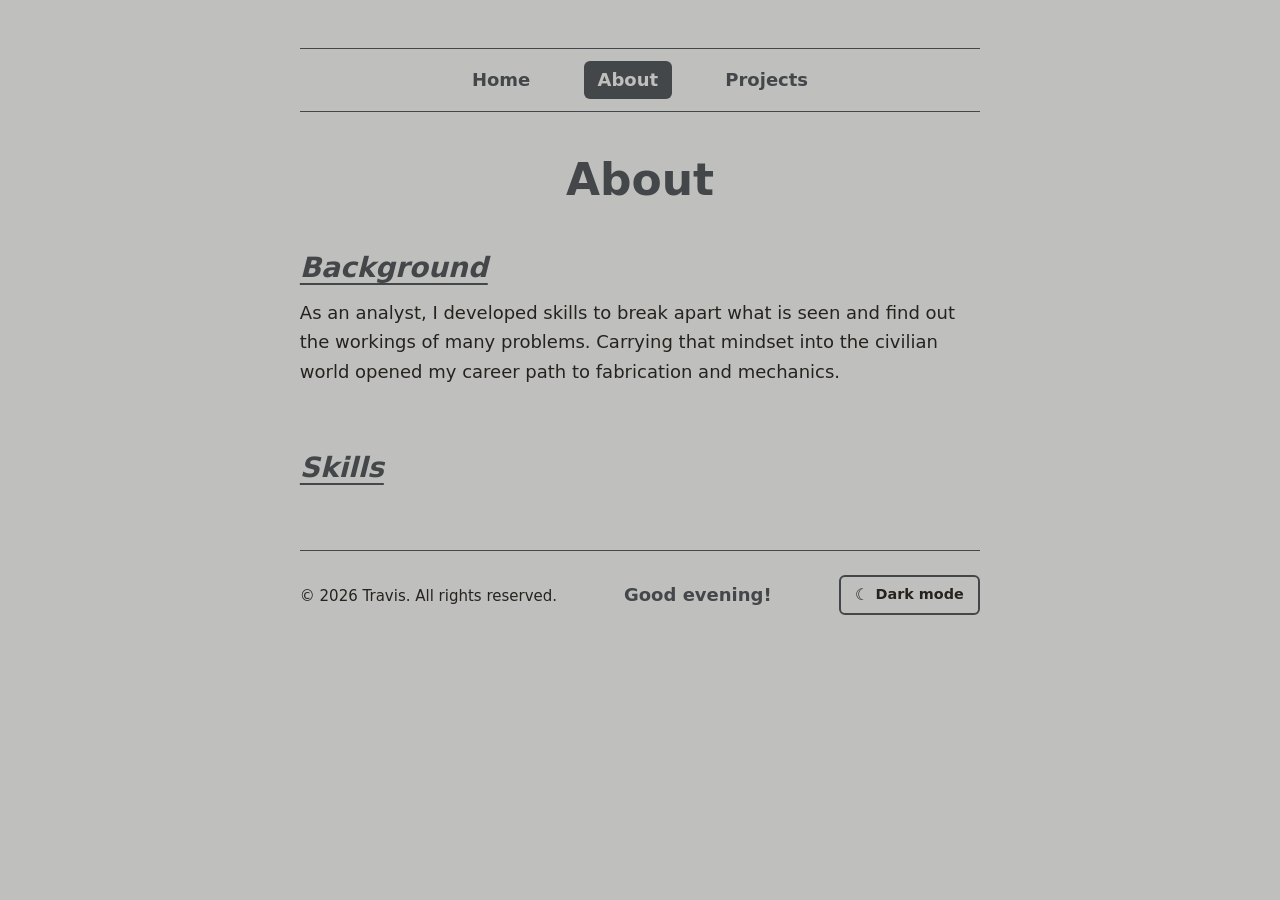
<file: about.html>
<!DOCTYPE html>
<html lang="en">
<head>
  <meta charset="UTF-8">
  <meta name="viewport" content="width=device-width, initial-scale=1.0">
  <meta name="description" content="About Travis: background as an analyst, fabricator, welder and mechanic.">
  <title>Travis | About</title>
  <link rel="stylesheet" href="styles.css">
  <!-- Apply the saved (or system) theme before the page paints, so there's no flash.
       Repeated on every page because it has to run before the page draws. -->
  <script>
    (function () {
      var theme;
      try { theme = localStorage.getItem("theme"); } catch (e) {}
      if (theme !== "dark" && theme !== "light") {
        theme = window.matchMedia("(prefers-color-scheme: dark)").matches ? "dark" : "light";
      }
      document.documentElement.setAttribute("data-theme", theme);
    })();
  </script>
  <script src="scripts.js" defer></script>
</head>
<body>

  <!-- Same nav on every page; aria-current="page" marks (and highlights) the current one -->
  <nav aria-label="Main navigation">
    <button type="button" class="nav-toggle" aria-expanded="false" aria-controls="nav-links" aria-label="Open menu">
      <span class="nav-toggle-line"></span>
      <span class="nav-toggle-line"></span>
      <span class="nav-toggle-line"></span>
    </button>
    <ul id="nav-links">
      <li><a href="index.html">Home</a></li>
      <li><a href="about.html" aria-current="page">About</a></li>
      <li><a href="projects.html">Projects</a></li>
    </ul>
  </nav>

  <header>
    <h1>About</h1>
  </header>

  <main>
    <section id="about">
      <h2>Background</h2>
      <p>
        As an analyst, I developed skills to break apart what is seen and find out
        the workings of many problems. Carrying that mindset into the civilian world
        opened my career path to fabrication and mechanics.
      </p>
    </section>

    <section id="skills">
      <!-- The heading holds a button that shows/hides the list (see scripts.js) -->
      <h2>
        <button type="button" class="skills-toggle" aria-expanded="true" aria-controls="skills-list">Skills</button>
      </h2>
      <ul id="skills-list">
        <li>Fabricator</li>
        <li>Welder</li>
        <li>Mechanic</li>
        <li>Computer enthusiast</li>
      </ul>
    </section>
  </main>

  <footer>
    <p class="footer-copyright"><small>&copy; 2026 Travis. All rights reserved.</small></p>
    <p class="footer-greeting" id="greeting">Hello!</p>
    <button type="button" class="theme-toggle" aria-pressed="false">
      <span class="theme-toggle-icon" aria-hidden="true">&#9790;</span>
      <span class="theme-toggle-text">Dark mode</span>
    </button>
  </footer>

</body>
</html>
</file>
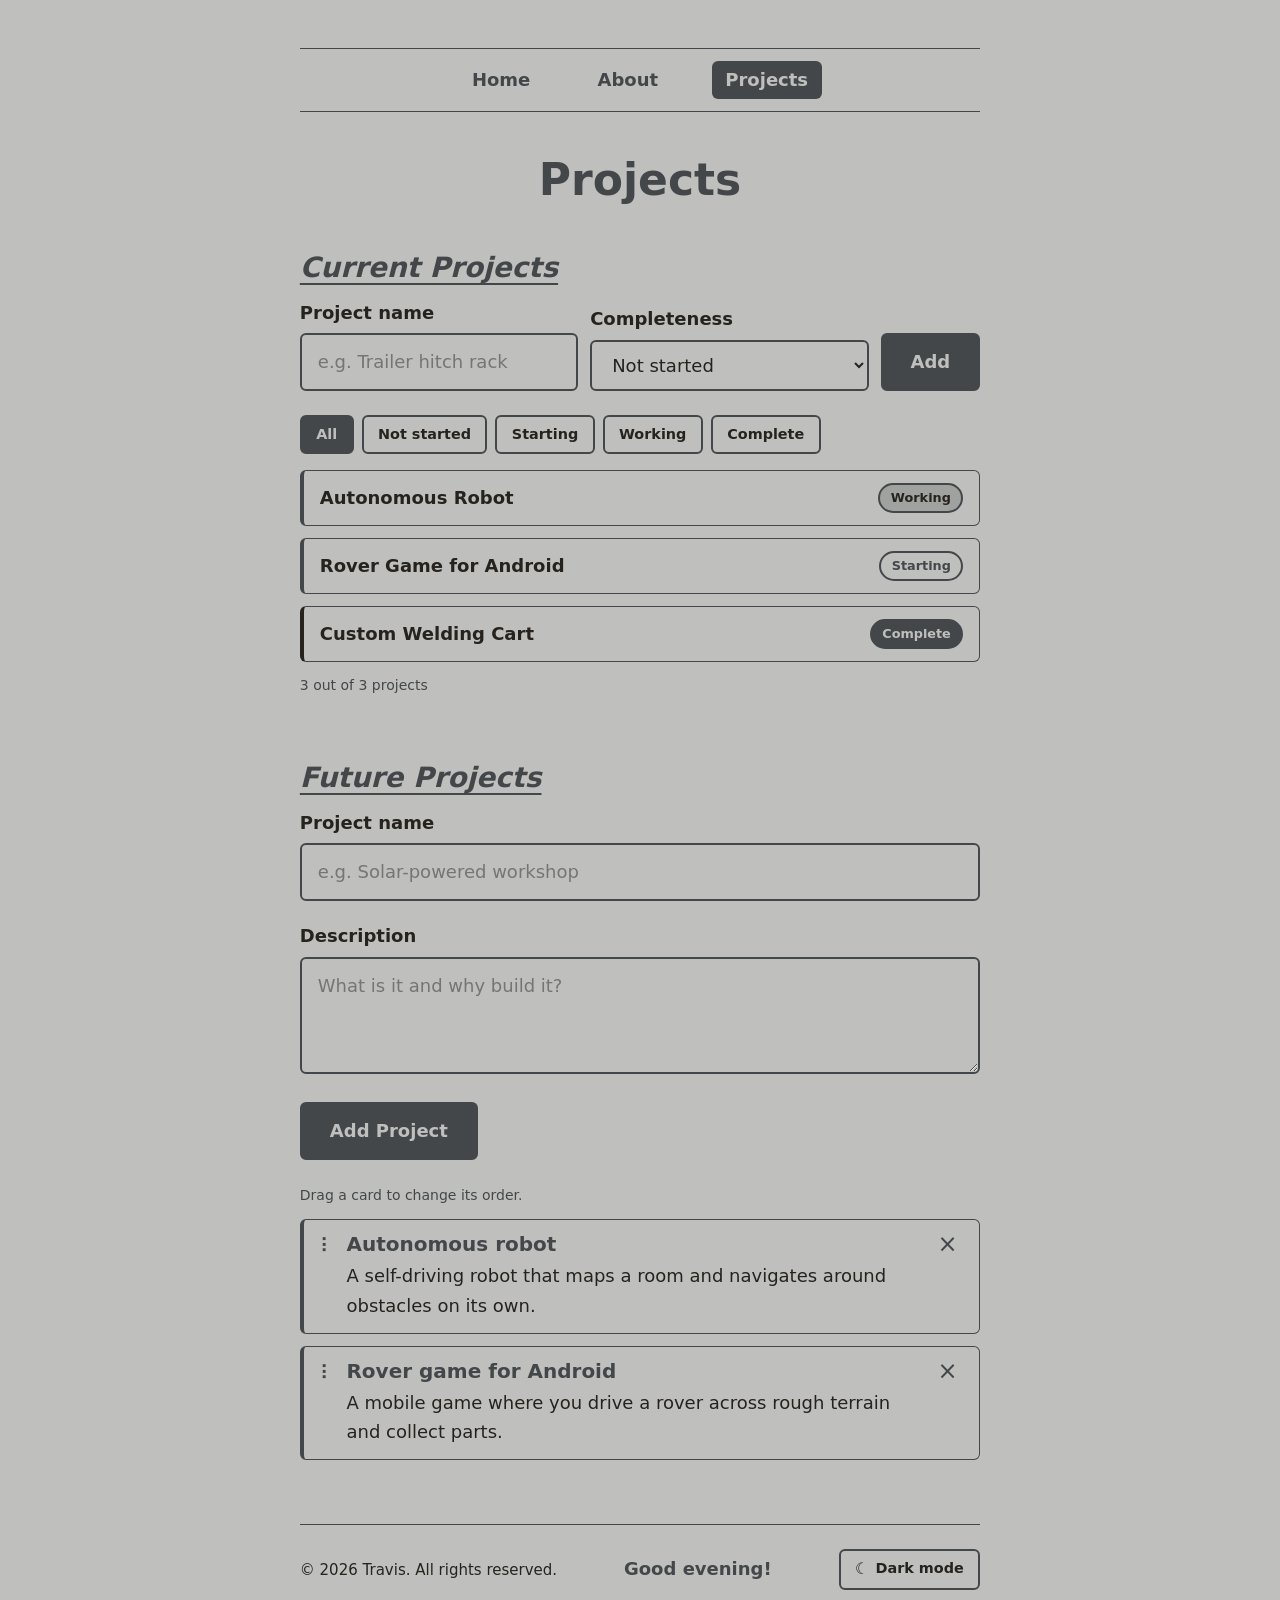
<file: projects.html>
<!DOCTYPE html>
<html lang="en">
<head>
  <meta charset="UTF-8">
  <meta name="viewport" content="width=device-width, initial-scale=1.0">
  <meta name="description" content="Projects by Travis: current builds and future plans.">
  <title>Travis | Projects</title>
  <link rel="stylesheet" href="styles.css">
  <!-- Apply the saved (or system) theme before the page paints, so there's no flash.
       Repeated on every page because it has to run before the page draws. -->
  <script>
    (function () {
      var theme;
      try { theme = localStorage.getItem("theme"); } catch (e) {}
      if (theme !== "dark" && theme !== "light") {
        theme = window.matchMedia("(prefers-color-scheme: dark)").matches ? "dark" : "light";
      }
      document.documentElement.setAttribute("data-theme", theme);
    })();
  </script>
  <script src="scripts.js" defer></script>
</head>
<body>

  <!-- Same nav on every page; aria-current="page" marks (and highlights) the current one -->
  <nav aria-label="Main navigation">
    <button type="button" class="nav-toggle" aria-expanded="false" aria-controls="nav-links" aria-label="Open menu">
      <span class="nav-toggle-line"></span>
      <span class="nav-toggle-line"></span>
      <span class="nav-toggle-line"></span>
    </button>
    <ul id="nav-links">
      <li><a href="index.html">Home</a></li>
      <li><a href="about.html">About</a></li>
      <li><a href="projects.html" aria-current="page">Projects</a></li>
    </ul>
  </nav>

  <header>
    <h1>Projects</h1>
  </header>

  <main>
    <section id="projects">
      <h2>Current Projects</h2>

      <!-- Add a project: the list below is rebuilt from the `projects` array (see scripts.js) -->
      <form id="projects-form" class="projects-form">
        <p class="projects-form-field">
          <label for="projects-name">Project name</label>
          <input type="text" id="projects-name" name="projects-name" placeholder="e.g. Trailer hitch rack" required>
        </p>
        <p class="projects-form-field">
          <label for="projects-level">Completeness</label>
          <select id="projects-level" name="projects-level">
            <option value="not started">Not started</option>
            <option value="starting">Starting</option>
            <option value="working">Working</option>
            <option value="complete">Complete</option>
          </select>
        </p>
        <button type="submit">Add</button>
      </form>

      <!-- Filter buttons: show only projects at one completeness level (see scripts.js) -->
      <div class="projects-filters" id="projects-filters" role="group" aria-label="Filter projects by completeness">
        <button type="button" data-filter="all" aria-pressed="true">All</button>
        <button type="button" data-filter="not started" aria-pressed="false">Not started</button>
        <button type="button" data-filter="starting" aria-pressed="false">Starting</button>
        <button type="button" data-filter="working" aria-pressed="false">Working</button>
        <button type="button" data-filter="complete" aria-pressed="false">Complete</button>
      </div>

      <ul class="projects-list" id="projects-list"></ul>
      <p class="projects-count" id="projects-count" aria-live="polite"></p>
    </section>

    <section id="future-projects">
      <h2>Future Projects</h2>

      <!-- Add a project: the cards below are rebuilt from a JavaScript array (see scripts.js) -->
      <form id="project-form" class="project-form">
        <p>
          <label for="project-name">Project name</label>
          <input type="text" id="project-name" name="project-name" placeholder="e.g. Solar-powered workshop" required>
        </p>
        <p>
          <label for="project-description">Description</label>
          <textarea id="project-description" name="project-description" rows="3" placeholder="What is it and why build it?" required></textarea>
        </p>
        <button type="submit">Add Project</button>
      </form>

      <p class="project-hint" id="project-hint">Drag a card to change its order.</p>
      <ul class="project-cards" id="project-cards" aria-describedby="project-hint"></ul>
    </section>
  </main>

  <footer>
    <p class="footer-copyright"><small>&copy; 2026 Travis. All rights reserved.</small></p>
    <p class="footer-greeting" id="greeting">Hello!</p>
    <button type="button" class="theme-toggle" aria-pressed="false">
      <span class="theme-toggle-icon" aria-hidden="true">&#9790;</span>
      <span class="theme-toggle-text">Dark mode</span>
    </button>
  </footer>

</body>
</html>
</file>
<file: styles.css>
/* ==========================================================================
   1. COLOR PALETTE
   Three colors only, stored as variables so they're easy to change later.
   ========================================================================== */
:root {
  --color-bg: #bfc0bd;      /* primer sealer grey: page background */
  --color-text: #26231f;    /* near-black with a brown tint: body text */
  --color-accent: #44474a;  /* neutral charcoal: headings, links, borders */

  --radius: 0.375rem;       /* shared corner rounding */

  /* ------------------------------------------------------------------------
     FLUID TYPE SCALE (clamp)
     clamp(MIN, PREFERRED, MAX):
       MIN       = size on small phones (~375px wide)
       PREFERRED = rem + vw, so text grows smoothly as the screen widens
       MAX       = size on desktops (~1280px wide and up)
     Mixing rem into the middle value keeps browser zoom working.
     No breakpoints needed for font sizes.
     ------------------------------------------------------------------------ */
  --fs-body: clamp(1rem, 0.95rem + 0.22vw, 1.125rem);
  --fs-h1:   clamp(2rem, 1.69rem + 1.33vw, 2.75rem);
  --fs-h2:   clamp(1.4rem, 1.25rem + 0.62vw, 1.75rem);
  --fs-h3:   clamp(1.1rem, 1.04rem + 0.27vw, 1.25rem);
}

/* Dark theme: same three roles, swapped for a dark background.
   Set by the theme toggle in the footer (see scripts.js). */
:root[data-theme="dark"] {
  --color-bg: #1f2022;      /* deep charcoal: page background */
  --color-text: #e4e3df;    /* soft off-white: body text */
  --color-accent: #a9acaf;  /* light grey: headings, links, borders */
  color-scheme: dark;       /* dark scrollbars and form controls */
}


/* ==========================================================================
   2. BASE / RESET
   Predictable sizing and a clean starting point.
   ========================================================================== */
*,
*::before,
*::after {
  box-sizing: border-box;
}

html {
  font-size: 100%;          /* 1rem = browser default (usually 16px) */
}

img {
  max-width: 100%;
  height: auto;
  display: block;
}


/* ==========================================================================
   3. PAGE LAYOUT & TYPOGRAPHY
   Centered column, limited line length, system fonts.
   ========================================================================== */
/* Mobile-first: on phones the page uses the full screen width.
   The larger 65ch max-width is applied in the media query (section 12). */
body {
  max-width: 100%;
  margin: 0 auto;                 /* centers the page horizontally */
  padding: 1.25rem 1rem;
  background-color: var(--color-bg);
  color: var(--color-text);
  font-family: system-ui, -apple-system, "Segoe UI", Roboto, "Helvetica Neue", Arial, sans-serif;
  font-size: var(--fs-body);      /* fluid: 1rem -> 1.125rem */
  line-height: 1.65;
}

h1,
h2,
h3 {
  color: var(--color-accent);
  line-height: 1.25;
  margin: 0 0 0.75rem;
}

/* Fluid heading sizes (see the type scale in section 1) */
h1 { font-size: var(--fs-h1); }   /* 2rem   -> 2.75rem */
h2 { font-size: var(--fs-h2); }   /* 1.4rem -> 1.75rem */
h3 { font-size: var(--fs-h3); }   /* 1.1rem -> 1.25rem */

p {
  margin: 0 0 1rem;
}

a {
  color: var(--color-accent);
  text-underline-offset: 0.2em;
}

/* Hover effect for all clickable text (links + buttons):
   text deepens to near-black and looks almost bold.
   A text-shadow "faux bold" is used instead of font-weight so the
   text doesn't grow wider and shove neighboring words around. */
a,
button {
  transition: color 0.15s ease, text-shadow 0.15s ease;
}

a:hover,
a:focus-visible,
button:hover,
button:focus-visible {
  color: var(--color-text);
  text-shadow: 0.03em 0 0 currentColor, -0.03em 0 0 currentColor;
}


/* ==========================================================================
   4. HEADER
   Profile photo, name, and tagline, centered.
   ========================================================================== */
header {
  text-align: center;
  padding-bottom: 2rem;
}

header img {
  margin: 0 auto 1.25rem;
  border-radius: 50%;            /* circular profile photo */
  border: 3px solid var(--color-accent);
}

header p {
  font-style: italic;
  margin: 0;
}


/* ==========================================================================
   5. NAVIGATION (flexbox)
   Phones: links stacked vertically, one per line.
   Larger screens: horizontal row (see section 12).
   ========================================================================== */
nav {
  border-top: 1px solid var(--color-accent);
  border-bottom: 1px solid var(--color-accent);
  padding: 0.75rem 0;
  margin-bottom: 2.5rem;
}

nav ul {
  display: flex;
  flex-direction: column;         /* stacked on phones */
  align-items: center;
  gap: 0.5rem;
  list-style: none;
  margin: 0;
  padding: 0;
}

nav a {
  font-weight: 600;
  text-decoration: none;
}

nav a {
  display: inline-block;
  padding: 0.25rem 0.85rem;
  border-radius: var(--radius);
}

nav a:hover,
nav a:focus-visible {
  text-decoration: underline;
}

/* Active page: each page's HTML puts aria-current="page" on its own link.
   Solid accent background with page-colored text, like the active filter. */
nav a[aria-current="page"] {
  color: var(--color-bg);
  background-color: var(--color-accent);
  text-shadow: none;
}

nav a[aria-current="page"]:hover,
nav a[aria-current="page"]:focus-visible {
  color: var(--color-bg);
  background-color: var(--color-text);
}

/* --- Hamburger menu (phones only) ---------------------------------------
   Three lines that open/close the nav. scripts.js adds the
   .nav-collapsible class to <nav>; without it (JS off) the button stays
   hidden and the links stay visible, so the nav always works.
   "nav button.nav-toggle" is used so these rules beat the general
   button styles in section 10. */

nav button.nav-toggle {
  display: none;
}

nav.nav-collapsible button.nav-toggle {
  display: flex;
  flex-direction: column;
  justify-content: center;
  gap: 5px;
  width: 2.75rem;
  height: 2.75rem;
  margin: 0 auto;
  padding: 0.5rem;
  background-color: transparent;
  border: 2px solid var(--color-accent);
  border-radius: var(--radius);
  cursor: pointer;
}

nav.nav-collapsible button.nav-toggle:hover,
nav.nav-collapsible button.nav-toggle:focus-visible {
  background-color: transparent;
  border-color: var(--color-text);
}

/* The three lines */
.nav-toggle-line {
  display: block;
  width: 100%;
  height: 3px;
  background-color: var(--color-accent);
  border-radius: 2px;
  transition: transform 0.2s ease, opacity 0.2s ease;
}

nav button.nav-toggle:hover .nav-toggle-line {
  background-color: var(--color-text);
}

/* When open, the three lines turn into an X */
.nav-toggle[aria-expanded="true"] .nav-toggle-line:nth-child(1) {
  transform: translateY(8px) rotate(45deg);
}

.nav-toggle[aria-expanded="true"] .nav-toggle-line:nth-child(2) {
  opacity: 0;
}

.nav-toggle[aria-expanded="true"] .nav-toggle-line:nth-child(3) {
  transform: translateY(-8px) rotate(-45deg);
}

/* Links are collapsed by default on phones... */
nav.nav-collapsible ul {
  display: none;
}

/* ...and drop down when the button is open */
nav.nav-collapsible .nav-toggle[aria-expanded="true"] + ul {
  display: flex;
  margin-top: 0.75rem;
}


/* ==========================================================================
   6. MAIN SECTIONS
   Even vertical spacing between each section.
   ========================================================================== */
main section {
  margin-bottom: 3rem;
}

/* All headings inside <main> are italic and underlined */
main h2,
main h3 {
  font-style: italic;
  text-decoration: underline;
  text-underline-offset: 0.2em;
  text-decoration-thickness: 2px;
}


/* ==========================================================================
   7. SKILLS (grid)
   Phones: 1 column.
   Larger screens: 2x2 grid (see section 12).
   ========================================================================== */
#skills ul {
  display: grid;
  grid-template-columns: 1fr;     /* single column on phones */
  gap: 0.75rem;
  list-style: none;
  margin: 0;
  padding: 0;
}

#skills li {
  padding: 0.75rem 1rem;
  border: 1px solid var(--color-accent);
  border-radius: var(--radius);
  text-align: center;
}

/* The display: grid above would override the "hidden" attribute,
   so hidden lists need this to actually disappear */
#skills ul[hidden] {
  display: none;
}

/* Show/hide button inside the Skills heading: styled as plain heading
   text (no box) so it looks exactly like the other section titles.
   Hover uses the same text effect as links (section 3). */
#skills .skills-toggle {
  padding: 0;
  font: inherit;                    /* same size and weight as the h2 */
  color: inherit;                   /* same color as the other headings */
  background: none;
  border: none;
  border-radius: 0;
  text-align: left;
  /* Underlines don't pass from the h2 into a button, so repeat the
     heading underline here (matches "main h2" in section 6) */
  text-decoration: underline;
  text-underline-offset: 0.2em;
  text-decoration-thickness: 2px;
}

#skills .skills-toggle:hover,
#skills .skills-toggle:focus-visible {
  color: var(--color-text);
  background: none;
}


/* ==========================================================================
   7b. FUTURE PROJECTS (cards built by scripts.js from an array)
   Form on top, then a list of draggable cards with a delete (×) button.
   Fields and the Add Project button reuse the form styles in section 10.
   ========================================================================== */
.project-form {
  margin-bottom: 1.5rem;
}

.project-form textarea {
  min-height: 5rem;               /* shorter than the contact message box */
}

.project-hint {
  font-size: 0.875rem;
  color: var(--color-accent);
  margin-bottom: 0.75rem;
}

.project-cards {
  display: grid;
  gap: 0.75rem;
  list-style: none;
  margin: 0;
  padding: 0;
}

.project-card {
  display: flex;
  align-items: flex-start;
  gap: 0.75rem;
  padding: 0.75rem 1rem;
  border: 1px solid var(--color-accent);
  border-left-width: 4px;
  border-radius: var(--radius);
  background-color: var(--color-bg);
  cursor: grab;
}

.project-card:active {
  cursor: grabbing;
}

/* Grip dots on the left signal that the card can be dragged */
.project-card-grip {
  color: var(--color-accent);
  font-size: 1.25rem;
  line-height: 1.4;
  user-select: none;
}

.project-card-body {
  flex: 1;
  min-width: 0;                   /* lets long words wrap instead of overflowing */
  overflow-wrap: anywhere;
}

.project-card h3 {
  margin-bottom: 0.25rem;
  font-style: normal;             /* cards read as content, not section titles */
  text-decoration: none;
}

.project-card p {
  margin: 0;
}

/* Card being dragged fades; the card it will land on gets a thick outline */
.project-card.is-dragging {
  opacity: 0.4;
}

.project-card.is-drop-target {
  outline: 3px dashed var(--color-text);
  outline-offset: 2px;
}

/* Delete (×) button: plain text, no box */
.project-cards .project-delete {
  padding: 0 0.35rem;
  font-size: 1.5rem;
  font-weight: 400;
  line-height: 1;
  color: var(--color-accent);
  background: none;
  border: none;
}

.project-cards .project-delete:hover,
.project-cards .project-delete:focus-visible {
  color: var(--color-text);
  background: none;
}

.project-empty {
  color: var(--color-accent);
  font-style: italic;
}


/* ==========================================================================
   7c. PROJECTS (list built by renderProjects() in scripts.js)
   Form row on top (name, completeness, Add), then one tile per project
   with a completeness badge. Badges get "fuller" as work progresses:
   not started = dashed, starting = outline, working = shaded, complete = solid.
   ========================================================================== */
.projects-form {
  display: flex;
  flex-wrap: wrap;
  align-items: flex-end;
  gap: 0.75rem;
  margin-bottom: 1.5rem;
}

.projects-form-field {
  flex: 1 1 10rem;
  margin: 0;                       /* the flex gap handles spacing */
}

/* Filter buttons: outlined by default; the active one (aria-pressed="true")
   gets the solid accent background */
.projects-filters {
  display: flex;
  flex-wrap: wrap;
  gap: 0.5rem;
  margin-bottom: 1rem;
}

.projects-filters button {
  padding: 0.35rem 0.9rem;
  font-size: 0.9rem;
  color: var(--color-text);
  background-color: transparent;
  border: 2px solid var(--color-accent);
}

.projects-filters button:hover,
.projects-filters button:focus-visible {
  color: var(--color-text);
  background-color: color-mix(in srgb, var(--color-accent) 20%, transparent);
  border-color: var(--color-text);
}

.projects-filters button[aria-pressed="true"] {
  color: var(--color-bg);
  background-color: var(--color-accent);
  border-color: var(--color-accent);
  text-shadow: none;
}

.projects-count {
  margin: 0.75rem 0 0;
  font-size: 0.875rem;
  color: var(--color-accent);
}

.projects-empty {
  color: var(--color-accent);
  font-style: italic;
}

.projects-list {
  display: grid;
  gap: 0.75rem;
  list-style: none;
  margin: 0;
  padding: 0;
}

.projects-item {
  display: flex;
  justify-content: space-between;
  align-items: center;
  gap: 0.75rem;
  padding: 0.75rem 1rem;
  border: 1px solid var(--color-accent);
  border-left-width: 4px;
  border-radius: var(--radius);
}

.projects-item-name {
  font-weight: 600;
  min-width: 0;
  overflow-wrap: anywhere;         /* long names wrap instead of overflowing */
}

.projects-item-level {
  flex-shrink: 0;
  padding: 0.15rem 0.65rem;
  font-size: 0.8rem;
  font-weight: 600;
  text-transform: capitalize;
  border: 2px solid var(--color-accent);
  border-radius: 999px;
  color: var(--color-accent);
}

.level-not-started .projects-item-level {
  border-style: dashed;
}

.level-working .projects-item-level {
  background-color: color-mix(in srgb, var(--color-accent) 25%, transparent);
  color: var(--color-text);
}

.level-complete .projects-item-level {
  background-color: var(--color-accent);
  color: var(--color-bg);
}

.level-complete {
  border-left-color: var(--color-text);
}


/* ==========================================================================
   8. ARTICLES (Recent Posts)
   Each article gets a left accent bar and breathing room.
   ========================================================================== */
article {
  padding: 0.25rem 0 0.25rem 1.25rem;
  border-left: 3px solid var(--color-accent);
  margin-bottom: 1.75rem;
}

article p:last-child {
  margin-bottom: 0;
}


/* ==========================================================================
   9. ASIDE (80s computer joke)
   Set apart from the main content with a dashed border.
   ========================================================================== */
aside {
  padding: 1.25rem 1.5rem;
  border: 1px dashed var(--color-accent);
  border-radius: var(--radius);
  margin-bottom: 3rem;
}

aside h2 {
  font-size: var(--fs-h3);        /* smaller than main section headings */
}

aside p {
  margin: 0;
}


/* ==========================================================================
   10. CONTACT FORM
   Full-width fields, comfortable padding, clear focus states.
   ========================================================================== */
form p {
  margin-bottom: 1.25rem;
}

label {
  display: block;
  font-weight: 600;
  margin-bottom: 0.375rem;
}

input,
select,
textarea {
  width: 100%;
  padding: 0.75rem 1rem;
  font: inherit;                       /* forms don't inherit fonts by default */
  color: var(--color-text);
  background-color: var(--color-bg);
  border: 2px solid var(--color-accent);
  border-radius: var(--radius);
}

textarea {
  resize: vertical;
  min-height: 8rem;
}

/* Character counter: right-aligned just below the message box */
.char-count {
  display: block;
  margin-top: 0.375rem;
  text-align: right;
  font-size: 0.875rem;
  color: var(--color-accent);
}

/* Clear focus state: thick outline offset from the field */
input:focus-visible,
select:focus-visible,
textarea:focus-visible {
  outline: 3px solid var(--color-text);
  outline-offset: 2px;
  border-color: var(--color-text);
}

button {
  padding: 0.75rem 1.75rem;
  font: inherit;
  font-weight: 600;
  color: var(--color-bg);
  background-color: var(--color-accent);
  border: 2px solid var(--color-accent);
  border-radius: var(--radius);
  cursor: pointer;
}

/* Button keeps light text on hover since its background turns near-black
   (overrides the general clickable-text color in section 3) */
button:hover,
button:focus-visible {
  color: var(--color-bg);
  background-color: var(--color-text);
  border-color: var(--color-text);
}

button:focus-visible {
  outline: 3px solid var(--color-text);
  outline-offset: 3px;
}


/* ==========================================================================
   11. FOOTER
   ========================================================================== */
footer {
  text-align: center;
  padding-top: 1.5rem;
  border-top: 1px solid var(--color-accent);
}

/* One row: copyright (left), greeting (middle), theme toggle (right).
   Items are spaced evenly and centered vertically on the same line. */
footer {
  display: flex;
  justify-content: space-between;
  align-items: center;
  gap: 0.75rem 1rem;
  padding-bottom: 0.5rem;
}

footer p {
  margin: 0;
}

.footer-greeting {
  font-weight: 600;
  color: var(--color-accent);
}

/* Theme toggle: an outlined button, smaller than the form's submit button */
footer .theme-toggle {
  display: inline-flex;
  align-items: center;
  gap: 0.4rem;
  padding: 0.4rem 0.9rem;
  font-size: 0.9rem;
  color: var(--color-text);
  background-color: transparent;
  border: 2px solid var(--color-accent);
}

footer .theme-toggle:hover,
footer .theme-toggle:focus-visible {
  color: var(--color-bg);
  background-color: var(--color-text);
  border-color: var(--color-text);
}

.theme-toggle-icon {
  font-size: 1.1em;
  line-height: 1;
}

/* Below 480px there isn't room for one row, so stack the items centered */
@media (max-width: 479px) {
  footer {
    flex-direction: column;
  }
}


/* ==========================================================================
   12. RESPONSIVE: TABLETS & DESKTOPS (min-width: 768px)
   Everything above is the mobile (phone) default.
   These rules override it on screens 768px and wider.
   ========================================================================== */
@media (min-width: 768px) {

  /* Body re-centers in a readable column */
  body {
    max-width: 65ch;
    padding: 2rem 1.5rem;
  }

  /* Nav switches to a horizontal row with even gaps */
  nav ul {
    flex-direction: row;
    justify-content: center;
    flex-wrap: wrap;
    gap: 2rem;
  }

  /* Hide the hamburger and always show the links */
  nav.nav-collapsible button.nav-toggle {
    display: none;
  }

  nav.nav-collapsible ul,
  nav.nav-collapsible .nav-toggle[aria-expanded="true"] + ul {
    display: flex;
    margin-top: 0;
  }

  /* Skills become a 2x2 grid */
  #skills ul {
    grid-template-columns: repeat(2, 1fr);
  }
}


/* ==========================================================================
   13. RESPONSIVE: LARGE TABLETS & DESKTOPS (min-width: 1024px)
   Builds on section 12. Covers landscape tablets (e.g. iPad landscape)
   and up. With this block, 768px–1023px acts as the "portrait tablet" range.
   ========================================================================== */
@media (min-width: 1024px) {

  /* Font sizes are handled by clamp() in section 1, not here */
  body {
    padding: 3rem 2rem;
  }

  /* More breathing room between sections */
  main section {
    margin-bottom: 4rem;
  }

  /* Wider gaps between nav links and skill tiles */
  nav ul {
    gap: 2.5rem;
  }

  #skills ul {
    gap: 1rem;
  }

  #skills li {
    padding: 1rem 1.25rem;
  }
}
</file>
